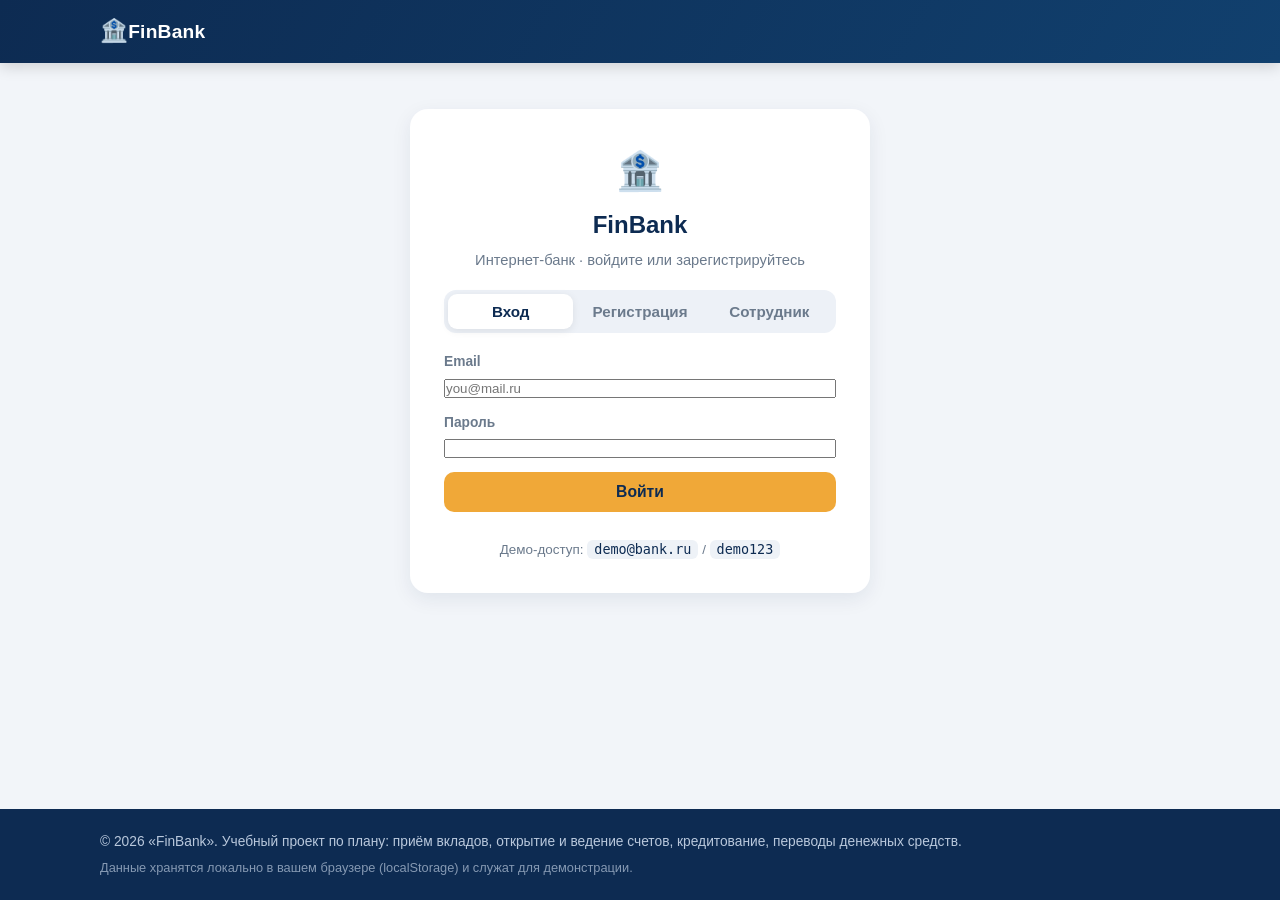
<file: frontend/index.html>
﻿<!DOCTYPE html>
<html lang="ru">
<head>
  <meta charset="UTF-8">
  <meta name="viewport" content="width=device-width, initial-scale=1.0">
  <title>FinBank — главная</title>
  <link rel="stylesheet" href="css/style.css">
</head>
<body>

  <header class="header">
    <div class="container header__inner">
      <a class="logo" href="index.html"><span class="logo__icon">🏦</span><span class="logo__bankname">FinBank</span></a>
      <nav class="nav" id="nav">
        <a class="nav__btn active" href="index.html">Главная</a>
        <a class="nav__btn" href="deposits.html">Вклады</a>
        <a class="nav__btn" href="accounts.html">Счета</a>
        <a class="nav__btn" href="cards.html">Карты</a>
        <a class="nav__btn" href="credits.html">Кредиты</a>
        <a class="nav__btn" href="transfers.html">Переводы</a>
        <a class="nav__btn" href="payments.html">Платежи</a>
      </nav>
      <button class="burger" id="burger" aria-label="Меню">☰</button>
      <div class="userbox hidden" id="userbox">
        <span class="userbox__name" id="userbox-name"></span>
        <button class="btn btn--small userbox__logout" id="btn-logout" type="button">Выйти</button>
      </div>
    </div>
  </header>

  <main class="container main">

    <!-- ================= ВХОД / РЕГИСТРАЦИЯ ================= -->
    <section id="screen-auth" class="hidden">
      <div class="auth">
        <div class="auth__card">
          <div class="auth__logo">🏦</div>
          <h2>FinBank</h2>
          <p class="auth__subtitle">Интернет-банк · войдите или зарегистрируйтесь</p>

          <div class="auth__tabs">
            <button class="auth__tab active" type="button" data-auth="login">Вход</button>
            <button class="auth__tab" type="button" data-auth="register">Регистрация</button>
            <button class="auth__tab" type="button" data-auth="employee">Сотрудник</button>
          </div>

          <form class="form" id="login-form" novalidate>
            <label class="form__field">
              <span>Email</span>
              <input type="email" id="login-email" placeholder="you@mail.ru" required>
            </label>
            <label class="form__field">
              <span>Пароль</span>
              <input type="password" id="login-pass" required>
            </label>
            <button type="submit" class="btn btn--accent btn--full">Войти</button>
            <p class="auth__hint">Демо-доступ: <code>demo@bank.ru</code> / <code>demo123</code></p>
          </form>

          <form class="form hidden" id="register-form" novalidate>
            <label class="form__field">
              <span>ФИО</span>
              <input type="text" id="reg-name" placeholder="Иванов Иван Иванович" required>
            </label>
            <label class="form__field">
              <span>Email</span>
              <input type="email" id="reg-email" placeholder="you@mail.ru" required>
            </label>
            <label class="form__field">
              <span>Телефон</span>
              <input type="tel" id="reg-phone" placeholder="+7 (900) 000-00-00" required>
            </label>
            <label class="form__field">
              <span>Пароль (не менее 6 символов)</span>
              <input type="password" id="reg-pass" minlength="6" required>
            </label>
            <label class="form__field">
              <span>Повторите пароль</span>
              <input type="password" id="reg-pass2" required>
            </label>
            <button type="submit" class="btn btn--accent btn--full">Зарегистрироваться</button>
          </form>
          <form class="form hidden" id="employee-form" novalidate>
            <label class="form__field">
              <span>Логин сотрудника</span>
              <input type="text" id="emp-login" placeholder="admin@bank.ru" required>
            </label>
            <label class="form__field">
              <span>Пароль</span>
              <input type="password" id="emp-pass" required>
            </label>
            <button type="submit" class="btn btn--accent btn--full">Войти в систему</button>
            <p class="auth__hint">Демо-доступы сотрудников:<br>
              <code>admin@bank.ru / admin123</code> — администратор<br>
              <code>manager@bank.ru / manager123</code> — менеджер<br>
              <code>cashier@bank.ru / cash123</code> — кассир<br>
              <code>credit@bank.ru / credit123</code> — кредитный специалист<br>
              <code>support@bank.ru / support123</code> — поддержка<br>
              <code>security@bank.ru / security123</code> — безопасность<br>
              <code>accountant@bank.ru / acc123</code> — бухгалтер</p>
          </form>
        </div>
      </div>
    </section>

    <!-- ================= ГЛАВНАЯ (после входа) ================= -->
    <div id="screen-app" class="hidden">

      <section>
        <div class="hero">
          <h1>Ваши деньги работают,<br>пока вы отдыхаете</h1>
          <p>Вклады · Счета · Кредиты · Переводы — все банковские услуги в одном месте по плану проекта.</p>
          <div class="hero__actions">
            <button class="btn btn--accent" data-page="deposits">Открыть вклад</button>
            <button class="btn btn--outline" data-page="credits">Рассчитать кредит</button>
          </div>
        </div>

        <div class="stats">
          <div class="stat-card">
            <div class="stat-card__label">Всего на счетах</div>
            <div class="stat-card__value" id="stat-balance">0 ₽</div>
          </div>
          <div class="stat-card">
            <div class="stat-card__label">Вклады (сумма)</div>
            <div class="stat-card__value" id="stat-deposits">0 ₽</div>
          </div>
          <div class="stat-card">
            <div class="stat-card__label">Долг по кредитам</div>
            <div class="stat-card__value" id="stat-credits">0 ₽</div>
          </div>
          <div class="stat-card">
            <div class="stat-card__label">Переводы (всего)</div>
            <div class="stat-card__value" id="stat-transfers">0 ₽</div>
          </div>
        </div>

        <div class="services">
          <h2>Расходы по месяцам</h2>
          <div class="card">
            <div id="monthly-expenses"></div>
          </div>
        </div>

        <div class="services">
          <h2>Мои карты</h2>
          <div class="cards-grid" id="home-cards"></div>
        </div>

        <div class="services">
          <h2>Услуги банка</h2>
          <div class="services__grid">
            <button class="service-card" data-page="deposits">
              <div class="service-card__icon">💰</div>
              <h3>Приём вкладов и депозитов</h3>
              <p>Ставки до 14% годовых. Сберегайте и приумножайте капитал.</p>
              <span class="service-card__link">Открыть вклад →</span>
            </button>
            <button class="service-card" data-page="accounts">
              <div class="service-card__icon">📒</div>
              <h3>Открытие и ведение счетов</h3>
              <p>Текущие, карточные, сберегательные и валютные счета.</p>
              <span class="service-card__link">Открыть счёт →</span>
            </button>
            <button class="service-card" data-page="credits">
              <div class="service-card__icon">💳</div>
              <h3>Кредитование</h3>
              <p>Потребительские, автокредиты, ипотека. Платежи считает калькулятор.</p>
              <span class="service-card__link">Рассчитать →</span>
            </button>
            <button class="service-card" data-page="transfers">
              <div class="service-card__icon">🔄</div>
              <h3>Переводы денежных средств</h3>
              <p>Между своими счетами и другим клиентам банка без комиссии.</p>
              <span class="service-card__link">Перевести →</span>
            </button>
            <button class="service-card" data-page="payments">
              <div class="service-card__icon">🧾</div>
              <h3>Оплата услуг</h3>
              <p>Мобильная связь, интернет, ЖКХ, транспорт и развлечения — в пару кликов.</p>
              <span class="service-card__link">Оплатить →</span>
            </button>
          </div>
        </div>

        <div class="services" id="support-section">
          <h2>Поддержка клиентов</h2>
          <div class="two-cols">
            <div class="card">
              <h3>Задать вопрос банку</h3>
              <form id="ticket-form" class="form" novalidate>
                <label class="form__field">
                  <span>Тема</span>
                  <input type="text" id="ticket-subject" placeholder="Например: Проблема с переводом" maxlength="60" required>
                </label>
                <label class="form__field">
                  <span>Сообщение</span>
                  <textarea id="ticket-message" rows="3" placeholder="Опишите ваш вопрос" maxlength="500" required></textarea>
                </label>
                <button type="submit" class="btn btn--accent btn--full">Отправить в поддержку</button>
              </form>
            </div>
            <div class="card">
              <h3>Мои обращения</h3>
              <div id="ticket-list" class="list"></div>
            </div>
          </div>
        </div>
      </section>

    </div>

  </main>

  <footer class="footer">
    <div class="container">
      <p>© 2026 «FinBank». Учебный проект по плану: приём вкладов, открытие и ведение счетов, кредитование, переводы денежных средств.</p>
      <p class="footer__note">Данные хранятся локально в вашем браузере (localStorage) и служат для демонстрации.</p>
    </div>
  </footer>

  <script src="js/utils.js"></script>
  <script src="js/storage.js"></script>
  <script src="js/auth.js"></script>
  <script src="js/pages/home.js"></script>
  <script src="js/main.js"></script>
</body>
</html>
</file>
<file: frontend/css/style.css>
/* ============ Базовые стили и переменные ============ */
:root {
  --primary: #0d2b52;
  --primary-2: #11406e;
  --accent: #f0a838;
  --danger: #d64545;
  --success: #2e9e5b;
  --bg: #f2f5f9;
  --card: #ffffff;
  --text: #21303f;
  --muted: #6b7a8c;
  --border: #e2e8f0;
  --shadow: 0 6px 20px rgba(13, 43, 82, 0.08);
  --radius: 14px;
}

* { box-sizing: border-box; margin: 0; padding: 0; }

html { scroll-behavior: smooth; }

body {
  font-family: "Segoe UI", Roboto, Arial, sans-serif;
  background: var(--bg);
  color: var(--text);
  line-height: 1.55;
  min-height: 100vh;
  display: flex;
  flex-direction: column;
}

.container { width: min(1080px, 92%); margin: 0 auto; }

.hidden { display: none !important; }

/* ============ Шапка ============ */
.header {
  background: linear-gradient(120deg, var(--primary), var(--primary-2));
  color: #fff;
  position: sticky;
  top: 0;
  z-index: 50;
  box-shadow: 0 4px 14px rgba(0, 0, 0, 0.15);
}

.header__inner {
  display: flex;
  align-items: center;
  justify-content: space-between;
  gap: 16px;
  padding: 14px 0;
}

.logo {
  background: none;
  border: none;
  color: #fff;
  font-size: 1.2rem;
  font-weight: 700;
  cursor: pointer;
  display: flex;
  align-items: center;
  gap: 8px;
  letter-spacing: 0.2px;
  font-family: inherit;
}

.logo__icon { font-size: 1.4rem; }

.nav { display: flex; gap: 6px; flex-wrap: wrap; }

.nav__btn {
  background: transparent;
  border: 1px solid transparent;
  color: #dbe6f3;
  padding: 8px 14px;
  border-radius: 10px;
  cursor: pointer;
  font-size: 0.95rem;
  font-family: inherit;
  transition: background 0.2s, color 0.2s;
}

.nav__btn:hover { background: rgba(255, 255, 255, 0.1); color: #fff; }

.nav__btn.active {
  background: #fff;
  color: var(--primary);
  font-weight: 600;
}

.burger { display: none; background: none; border: none; color: #fff; font-size: 1.6rem; cursor: pointer; }

/* ============ Кнопки ============ */
.btn {
  display: inline-block;
  border: none;
  border-radius: 10px;
  padding: 11px 20px;
  font-size: 0.98rem;
  font-weight: 600;
  font-family: inherit;
  cursor: pointer;
  transition: transform 0.15s, box-shadow 0.15s, opacity 0.15s;
}

.btn:hover { transform: translateY(-1px); box-shadow: 0 6px 16px rgba(0, 0, 0, 0.15); }
.btn:active { transform: translateY(0); }

.btn--accent { background: var(--accent); color: var(--primary); }
.btn--outline { background: transparent; color: var(--primary); border: 2px solid var(--primary); }
.btn--danger { background: var(--danger); color: #fff; }
.btn--ghost { background: #eef2f7; color: var(--text); }
.btn--small { padding: 6px 12px; font-size: 0.84rem; border-radius: 8px; }
.btn--full { width: 100%; }

/* ============ Главная страница ============ */
.hero {
  background: linear-gradient(135deg, var(--primary) 0%, #1c5a9c 100%);
  color: #fff;
  border-radius: var(--radius);
  padding: 44px 36px;
  margin-top: 28px;
  box-shadow: var(--shadow);
}

.hero h1 { font-size: clamp(1.6rem, 3.5vw, 2.5rem); line-height: 1.2; margin-bottom: 12px; }
.hero p { max-width: 560px; opacity: 0.92; margin-bottom: 22px; }
.hero__actions { display: flex; gap: 12px; flex-wrap: wrap; }
.hero .btn--outline { color: #fff; border-color: #fff; }
.hero .btn--accent:hover { box-shadow: 0 6px 18px rgba(0, 0, 0, 0.3); }

.stats {
  display: grid;
  grid-template-columns: repeat(auto-fit, minmax(200px, 1fr));
  gap: 14px;
  margin-top: 22px;
}

.stat-card {
  background: var(--card);
  border-radius: var(--radius);
  padding: 18px 20px;
  box-shadow: var(--shadow);
}

.stat-card__label { color: var(--muted); font-size: 0.85rem; }
.stat-card__value { font-size: 1.4rem; font-weight: 700; margin-top: 4px; color: var(--primary); }

.services { margin: 34px 0; }
.services h2 { font-size: 1.5rem; margin-bottom: 18px; }

.services__grid {
  display: grid;
  grid-template-columns: repeat(auto-fit, minmax(230px, 1fr));
  gap: 16px;
}

.service-card {
  background: var(--card);
  border-radius: var(--radius);
  padding: 22px;
  box-shadow: var(--shadow);
  cursor: pointer;
  border: 2px solid transparent;
  transition: border-color 0.2s, transform 0.2s;
}

.service-card:hover { border-color: var(--accent); transform: translateY(-3px); }
.service-card__icon { font-size: 2rem; margin-bottom: 10px; }
.service-card h3 { font-size: 1.05rem; margin-bottom: 8px; color: var(--primary); }
.service-card p { color: var(--muted); font-size: 0.9rem; margin-bottom: 12px; }
.service-card__link { color: var(--accent); font-weight: 600; font-size: 0.9rem; }

/* ============ Табы и заголовки ============ */
.tab { display: none; }
.tab.active { display: block; animation: fadeIn 0.25s ease; }

@keyframes fadeIn {
  from { opacity: 0; transform: translateY(6px); }
  to { opacity: 1; transform: none; }
}

.tab-title { font-size: 1.5rem; margin: 26px 0 18px; color: var(--primary); }

.two-cols {
  display: grid;
  grid-template-columns: repeat(auto-fit, minmax(320px, 1fr));
  gap: 18px;
  margin-bottom: 30px;
}
/* ============ Карточки и формы ============ */
.card {
  background: var(--card);
  border-radius: var(--radius);
  box-shadow: var(--shadow);
  padding: 22px;
}

.card h3 { font-size: 1.1rem; margin-bottom: 16px; color: var(--primary); }

.form { display: flex; flex-direction: column; gap: 14px; }

.form__field { display: flex; flex-direction: column; gap: 6px; }
.form__field > span { font-size: 0.86rem; font-weight: 600; color: var(--muted); }
.form__field small { color: var(--muted); font-size: 0.78rem; }

input[type="number"], input[type="text"], select, textarea {
  padding: 10px 12px;
  border: 1.5px solid var(--border);
  border-radius: 9px;
  font-size: 0.97rem;
  font-family: inherit;
  background: #fbfcfe;
  color: var(--text);
  outline: none;
  transition: border-color 0.2s;
  width: 100%;
}

input:focus, select:focus, textarea:focus { border-color: var(--primary-2); }

textarea { resize: vertical; font-family: inherit; }

/* ============ Панель сотрудника и служебные блоки ============ */

.emp-badge {
  background: var(--accent);
  color: var(--primary);
  font-size: 0.78rem;
  font-weight: 700;
  padding: 4px 10px;
  border-radius: 999px;
  white-space: nowrap;
}

.staff-desc { color: var(--muted); margin-bottom: 18px; }

.bank-banner {
  background: var(--accent);
  color: var(--primary);
  text-align: center;
  font-weight: 600;
  padding: 9px 16px;
  font-size: 0.92rem;
}

.ticket-text {
  background: #f6f8fb;
  border-radius: 8px;
  padding: 8px 12px;
  margin-top: 8px;
  font-size: 0.92rem;
}

.ticket-answer { background: #e9f6ee; }

.op-flagged { border-left: 4px solid var(--danger); }

/* ============ Адаптивность ============ */

input[type="range"] { accent-color: var(--primary-2); cursor: pointer; }

.calc-result {
  background: #f0f5fb;
  border: 1px dashed var(--primary-2);
  border-radius: 10px;
  padding: 12px 14px;
  display: flex;
  flex-direction: column;
  gap: 4px;
  font-size: 0.95rem;
}

.calc-result strong { color: var(--primary); }

/* ============ Списки (вклады, счета, кредиты, переводы) ============ */
.list { display: flex; flex-direction: column; gap: 12px; }
.list .empty { color: var(--muted); text-align: center; padding: 18px 0; font-size: 0.92rem; }

.item {
  border: 1px solid var(--border);
  border-radius: 11px;
  padding: 14px 16px;
  background: #fbfcfe;
}

.item__head { display: flex; justify-content: space-between; align-items: center; gap: 10px; flex-wrap: wrap; }
.item__title { font-weight: 700; color: var(--primary); font-size: 0.98rem; }
.item__badge {
  background: var(--primary);
  color: #fff;
  font-size: 0.75rem;
  padding: 3px 10px;
  border-radius: 20px;
  font-weight: 600;
}
.item__badge.badge--accent { background: var(--accent); color: var(--primary); }
.item__badge.badge--danger { background: var(--danger); }
.item__badge.badge--muted { background: #dbe3ec; color: var(--primary); }

.item__body { margin-top: 8px; font-size: 0.92rem; color: var(--text); }
.item__body .row { display: flex; justify-content: space-between; padding: 2px 0; }
.item__body .row span:first-child { color: var(--muted); }

.item__actions { margin-top: 10px; display: flex; gap: 8px; flex-wrap: wrap; align-items: center; }
.item__actions input[type="number"] { width: 130px; padding: 6px 10px; }

.progress { height: 7px; background: #e4eaf1; border-radius: 10px; overflow: hidden; margin-top: 8px; }
.progress__bar { height: 100%; background: var(--accent); border-radius: 10px; transition: width 0.4s; }

/* ============ Клиентская карточка ============ */
.client-card {
  background: linear-gradient(135deg, var(--primary), var(--primary-2));
  color: #fff;
  border-radius: var(--radius);
  padding: 20px 24px;
  margin-bottom: 18px;
  display: flex;
  justify-content: space-between;
  align-items: center;
  flex-wrap: wrap;
  gap: 12px;
  box-shadow: var(--shadow);
}

.client-card__name { font-size: 1.15rem; font-weight: 700; }
.client-card__info { font-size: 0.88rem; opacity: 0.85; margin-top: 3px; }
.client-card .btn { background: rgba(255, 255, 255, 0.16); color: #fff; border: 1px solid rgba(255, 255, 255, 0.35); }

/* ============ Переходы + подвал ============ */
#transfer-from-bal { color: var(--accent); font-weight: 600; margin-left: 6px; }

.transfer-item { font-size: 0.9rem; }
.transfer-item .sign-plus { color: var(--success); font-weight: 700; }
.transfer-item .sign-minus { color: var(--danger); font-weight: 700; }

.message {
  position: fixed;
  bottom: 22px;
  left: 50%;
  transform: translateX(-50%) translateY(20px);
  background: var(--primary);
  color: #fff;
  padding: 12px 22px;
  border-radius: 10px;
  box-shadow: 0 8px 24px rgba(0, 0, 0, 0.25);
  opacity: 0;
  pointer-events: none;
  transition: opacity 0.25s, transform 0.25s;
  z-index: 100;
  font-size: 0.95rem;
  max-width: 90%;
  text-align: center;
}

.message.show { opacity: 1; transform: translateX(-50%) translateY(0); }
.message.error { background: var(--danger); }
.message.success { background: var(--success); }

.main { flex: 1; }

.footer {
  background: var(--primary);
  color: #b9c8dc;
  padding: 22px 0;
  margin-top: 30px;
  font-size: 0.86rem;
}

.footer__note { margin-top: 6px; opacity: 0.7; font-size: 0.8rem; }

/* ============ Аутентификация ============ */
body.logged-out .nav,
body.logged-out .burger { display: none; }

.userbox {
  display: flex;
  align-items: center;
  gap: 10px;
  margin-left: auto;
}

.userbox__name {
  color: #fff;
  font-size: 0.9rem;
  font-weight: 600;
  max-width: 220px;
  white-space: nowrap;
  overflow: hidden;
  text-overflow: ellipsis;
}

.userbox__logout {
  background: rgba(255, 255, 255, 0.16) !important;
  color: #fff !important;
  border: 1px solid rgba(255, 255, 255, 0.35) !important;
}

.auth {
  display: flex;
  justify-content: center;
  align-items: flex-start;
  padding: 46px 0;
}

.auth__card {
  background: var(--card);
  border-radius: 18px;
  box-shadow: var(--shadow);
  padding: 32px 34px;
  width: min(460px, 100%);
  text-align: center;
}

.auth__logo { font-size: 2.4rem; }

.auth__card h2 { color: var(--primary); margin-top: 6px; }

.auth__subtitle { color: var(--muted); font-size: 0.92rem; margin: 6px 0 18px; }

.auth__tabs {
  display: flex;
  background: #edf1f7;
  border-radius: 12px;
  padding: 4px;
  margin-bottom: 18px;
  gap: 4px;
}

.auth__tab {
  flex: 1;
  padding: 9px 0;
  border: none;
  border-radius: 9px;
  background: transparent;
  color: var(--muted);
  font-weight: 600;
  font-family: inherit;
  font-size: 0.95rem;
  cursor: pointer;
  transition: background 0.2s, color 0.2s;
}

.auth__tab.active { background: #fff; color: var(--primary); box-shadow: 0 2px 8px rgba(0, 0, 0, 0.08); }

.auth .form { text-align: left; }

.auth__hint {
  margin-top: 14px;
  text-align: center;
  color: var(--muted);
  font-size: 0.84rem;
}

.auth__hint code {
  background: #eef2f7;
  padding: 2px 7px;
  border-radius: 6px;
  font-size: 0.84rem;
  color: var(--primary);
}

/* Ссылки в навигации и логотипе (многостраничная версия) */
.logo, .nav__btn { text-decoration: none; display: inline-block; }

.service-card {
  text-align: left;
  background: var(--card);
  border: 1px solid var(--border);
  border-radius: var(--radius);
  box-shadow: var(--shadow);
  padding: 22px 20px;
  font-family: inherit;
  color: var(--text);
  cursor: pointer;
  transition: transform 0.15s, box-shadow 0.15s;
}

.service-card:hover { transform: translateY(-3px); box-shadow: 0 10px 26px rgba(13, 43, 82, 0.14); }

/* ============ Банковские карты ============ */
.cards-grid {
  display: grid;
  grid-template-columns: repeat(auto-fill, minmax(280px, 1fr));
  gap: 18px;
}

.bank-card { display: flex; flex-direction: column; gap: 10px; }

.bank-card__inner {
  position: relative;
  aspect-ratio: 1.586 / 1;
  border-radius: 16px;
  padding: 16px 18px;
  color: #fff;
  display: flex;
  flex-direction: column;
  justify-content: space-between;
  box-shadow: 0 10px 26px rgba(13, 43, 82, 0.28);
  overflow: hidden;
  transition: transform 0.2s, box-shadow 0.2s;
}

.bank-card__inner::before {
  content: '';
  position: absolute;
  inset: 0;
  background: radial-gradient(circle at 80% -10%, rgba(255,255,255,0.28), transparent 55%);
  pointer-events: none;
}

.bank-card__inner:hover { transform: translateY(-4px); box-shadow: 0 16px 34px rgba(13, 43, 82, 0.36); }

.bank-card__inner--classic { background: linear-gradient(135deg, #0d2b52 0%, #1c5a9c 60%, #2e79bd 100%); }
.bank-card__inner--salary  { background: linear-gradient(135deg, #14532d 0%, #2e9e5b 60%, #4fbf7f 100%); }
.bank-card__inner--gold    { background: linear-gradient(135deg, #7c5a00 0%, #c99a2e 55%, #f0d078 100%); }
.bank-card__inner--credit  { background: linear-gradient(135deg, #4a0d2b 0%, #8c1c50 60%, #c2417f 100%); }
.bank-card__inner--virtual { background: linear-gradient(135deg, #26324a 0%, #4a5a7d 60%, #7d8db0 100%); }

.bank-card__top { display: flex; justify-content: space-between; align-items: center; }
.bank-card__bank { font-weight: 700; letter-spacing: 0.4px; }
.bank-card__ps { font-weight: 700; font-style: italic; font-size: 0.95rem; opacity: 0.95; }

.bank-card__chip {
  width: 42px;
  height: 30px;
  border-radius: 7px;
  background: linear-gradient(135deg, #f5d67b, #d8a93c);
  box-shadow: inset 0 0 0 1.5px rgba(0,0,0,0.25), inset 0 0 0 4px rgba(255,255,255,0.25);
}

.bank-card__balance { line-height: 1.25; }
.bank-card__balance-label { display: block; font-size: 0.74rem; text-transform: uppercase; letter-spacing: 1px; opacity: 0.8; }
.bank-card__balance-value { font-size: 1.45rem; font-weight: 700; }

.bank-card__number { font-size: 1.02rem; letter-spacing: 2.4px; font-family: "Consolas", monospace; }

.bank-card__bottom {
  display: flex;
  justify-content: space-between;
  font-size: 0.82rem;
  text-transform: uppercase;
  letter-spacing: 1.2px;
  opacity: 0.92;
}

.bank-card__meta {
  background: var(--card);
  border: 1px solid var(--border);
  border-radius: 12px;
  padding: 10px 14px;
  font-size: 0.86rem;
}

/* Плитка «Оформить новую карту» в конце сетки карт */
.cards-add {
  align-self: start;
  min-height: 178px;
  border: 2px dashed #b9c8dc;
  border-radius: 16px;
  display: flex;
  flex-direction: column;
  align-items: center;
  justify-content: center;
  gap: 10px;
  text-decoration: none;
  color: var(--muted);
  font-weight: 600;
  text-align: center;
  background: rgba(238, 242, 247, 0.5);
  transition: border-color 0.2s, color 0.2s, background 0.2s, transform 0.15s;
}

.cards-add__plus {
  font-size: 2rem;
  line-height: 1;
  color: var(--accent);
}

.cards-add:hover {
  border-color: var(--accent);
  color: var(--primary);
  background: #fff;
  transform: translateY(-3px);
}

/* ============ Оплата услуг (Платежи) ============ */
.form__note {
  color: var(--muted);
  font-size: 0.86rem;
  margin-bottom: 12px;
}

.cat-tabs {
  display: flex;
  flex-wrap: wrap;
  gap: 6px;
  margin-bottom: 14px;
}

.cat-tab {
  border: 1px solid var(--border);
  background: #fff;
  color: var(--muted);
  padding: 7px 12px;
  border-radius: 999px;
  cursor: pointer;
  font-family: inherit;
  font-size: 0.84rem;
  font-weight: 600;
  transition: background 0.2s, color 0.2s, border-color 0.2s;
}

.cat-tab:hover { color: var(--primary); border-color: #b9c8dc; }
.cat-tab.active { background: var(--primary); border-color: var(--primary); color: #fff; }

.prov-grid {
  display: grid;
  grid-template-columns: repeat(auto-fill, minmax(92px, 1fr));
  gap: 8px;
  margin-bottom: 16px;
}

.prov-chip {
  border: 1px solid var(--border);
  background: #fff;
  border-radius: 12px;
  cursor: pointer;
  padding: 10px 6px;
  display: flex;
  flex-direction: column;
  align-items: center;
  gap: 6px;
  font-family: inherit;
  transition: transform 0.15s, box-shadow 0.15s, border-color 0.15s;
}

.prov-chip:hover { transform: translateY(-2px); box-shadow: var(--shadow); }
.prov-chip.active { border-color: var(--accent); box-shadow: 0 0 0 2px rgba(240, 168, 56, 0.3); }

.prov-chip__logo {
  width: 36px;
  height: 36px;
  border-radius: 50%;
  color: #fff;
  font-weight: 700;
  font-size: 0.76rem;
  display: flex;
  align-items: center;
  justify-content: center;
  flex-shrink: 0;
}

.prov-chip__logo--mts        { background: linear-gradient(135deg, #e30611, #ff4059); }
.prov-chip__logo--beeline    { background: repeating-linear-gradient(45deg, #ffcc00 0 5px, #17171b 5px 10px); color: #fff; text-shadow: 0 0 3px #000; }
.prov-chip__logo--megafon    { background: linear-gradient(135deg, #00b956, #00d97e); }
.prov-chip__logo--tele2      { background: linear-gradient(135deg, #1c2c3c, #3a516b); }
.prov-chip__logo--yota       { background: linear-gradient(135deg, #2b2b3c, #55556e); }
.prov-chip__logo--rostelecom { background: linear-gradient(135deg, #7700ff, #a24dff); }
.prov-chip__logo--domru      { background: linear-gradient(135deg, #ff6b00, #ff9a3c); }
.prov-chip__logo--erc        { background: linear-gradient(135deg, #0d6efd, #3d8bfd); }
.prov-chip__logo--mosenergo  { background: linear-gradient(135deg, #d40000, #ff6b4a); }
.prov-chip__logo--troika     { background: linear-gradient(135deg, #e21a37, #ff4d6d); }
.prov-chip__logo--steam      { background: linear-gradient(135deg, #171a21, #2a475e); }

.prov-chip__name { font-size: 0.78rem; color: var(--text); text-align: center; }

/* ============ Настройки и состояние карты ============ */
.bank-card__inner--blocked { filter: grayscale(0.85) brightness(0.75); }

.bank-card__overlay {
  position: absolute;
  inset: 0;
  display: flex;
  align-items: center;
  justify-content: center;
  font-weight: 700;
  font-size: 1.1rem;
  letter-spacing: 1.5px;
  text-transform: uppercase;
  color: #fff;
  text-shadow: 0 2px 10px rgba(0, 0, 0, 0.6);
  background: rgba(20, 30, 45, 0.35);
}

.card-settings {
  background: var(--card);
  border: 1px solid var(--border);
  border-radius: 12px;
  overflow: hidden;
}

.card-settings summary {
  cursor: pointer;
  padding: 10px 14px;
  font-weight: 600;
  font-size: 0.88rem;
  color: var(--primary);
  user-select: none;
  list-style: none;
}

.card-settings summary::-webkit-details-marker { display: none; }
.card-settings summary::before { content: ''; }
.card-settings[open] summary { border-bottom: 1px solid var(--border); background: #f7f9fc; }

.card-settings__actions {
  display: flex;
  gap: 8px;
  padding: 10px 12px;
}

.card-history {
  padding: 4px 14px 12px;
  max-height: 180px;
  overflow: auto;
  font-size: 0.84rem;
}

.card-history__title {
  font-weight: 600;
  font-size: 0.8rem;
  text-transform: uppercase;
  letter-spacing: 0.6px;
  color: var(--muted);
  margin-bottom: 6px;
}

.card-history .row { border-top: 1px dashed var(--border); }
.card-history .empty { font-size: 0.82rem; }

/* Секции внутри настроек карты */
.card-settings__section {
  padding: 10px 14px;
  border-bottom: 1px dashed var(--border);
  display: flex;
  flex-direction: column;
  gap: 6px;
}

.card-settings__section:last-of-type { border-bottom: none; }

.card-settings__actions { flex-direction: row; flex-wrap: wrap; }

.card-settings__title {
  font-weight: 600;
  font-size: 0.78rem;
  text-transform: uppercase;
  letter-spacing: 0.5px;
  color: var(--muted);
}

.card-settings__note { font-size: 0.78rem; color: var(--muted); }

.card-setting-input {
  width: 100%;
  border: 1px solid var(--border);
  border-radius: 8px;
  padding: 8px 10px;
  font-family: inherit;
  font-size: 0.88rem;
  background: #fff;
  color: var(--text);
}

.card-setting-input:focus { outline: none; border-color: var(--accent); box-shadow: 0 0 0 2px rgba(240, 168, 56, 0.2); }

.card-setting-row { display: flex; align-items: flex-end; gap: 8px; flex-wrap: wrap; }

.card-setting-row label {
  display: flex;
  flex-direction: column;
  gap: 3px;
  font-size: 0.76rem;
  color: var(--muted);
  flex: 1;
  min-width: 96px;
}

.card-restr {
  display: flex;
  align-items: center;
  gap: 8px;
  font-size: 0.86rem;
  cursor: pointer;
}

.card-restr input { width: 16px; height: 16px; accent-color: var(--accent); cursor: pointer; }

/* Своё название на карте и кликабельные карты на главной */
.bank-card__custom {
  font-size: 0.76rem;
  font-weight: 700;
  letter-spacing: 1.2px;
  text-transform: uppercase;
  opacity: 0.92;
}

.bank-card--link { text-decoration: none; color: inherit; cursor: pointer; }

.bank-card--link:hover .bank-card__inner,
.bank-card--link:hover .bank-card__meta { box-shadow: 0 14px 30px rgba(13, 43, 82, 0.3); }

.bank-card--link:hover .bank-card__meta { box-shadow: var(--shadow); }

.bank-card--selected { outline: 3px solid var(--accent); outline-offset: 3px; border-radius: 16px; }


/* ============ Расходы по месяцам ============ */
.exp-chart {
  display: flex;
  align-items: flex-end;
  gap: 12px;
  padding: 6px 4px 0;
  border-bottom: 2px solid var(--border);
}

.exp-chart__col {
  flex: 1;
  min-width: 0;
  display: flex;
  flex-direction: column;
  align-items: center;
  gap: 5px;
}

.exp-chart__amount {
  font-size: 0.72rem;
  font-weight: 600;
  color: var(--muted);
  white-space: nowrap;
}

.exp-chart__bar {
  width: 100%;
  max-width: 54px;
  min-height: 4px;
  border-radius: 8px 8px 2px 2px;
  background: linear-gradient(180deg, #2e79bd, var(--primary));
}

.exp-chart__col--current .exp-chart__bar {
  background: linear-gradient(180deg, #ffca66, var(--accent));
}

.exp-chart__label {
  font-size: 0.78rem;
  color: var(--muted);
  padding-bottom: 2px;
}

.exp-chart__col--current .exp-chart__label,
.exp-chart__col--current .exp-chart__amount {
  color: var(--primary);
  font-weight: 700;
}

.exp-summary { margin-top: 18px; }

.stat-card__value--small { font-size: 0.95rem; }

.exp-note {
  margin-top: 12px;
  font-size: 0.78rem;
  color: var(--muted);
}

/* ============ Адаптивность ============ */
@media (max-width: 820px) {
  .nav {
    display: none;
    position: absolute;
    top: 100%;
    left: 0;
    right: 0;
    background: var(--primary-2);
    flex-direction: column;
    padding: 10px;
    gap: 6px;
  }

  .nav.open { display: flex; }
  .burger { display: block; }
  .nav__btn { text-align: left; }
  .hero { padding: 28px 22px; }
  .client-card { flex-direction: column; align-items: flex-start; }
}
</file>
